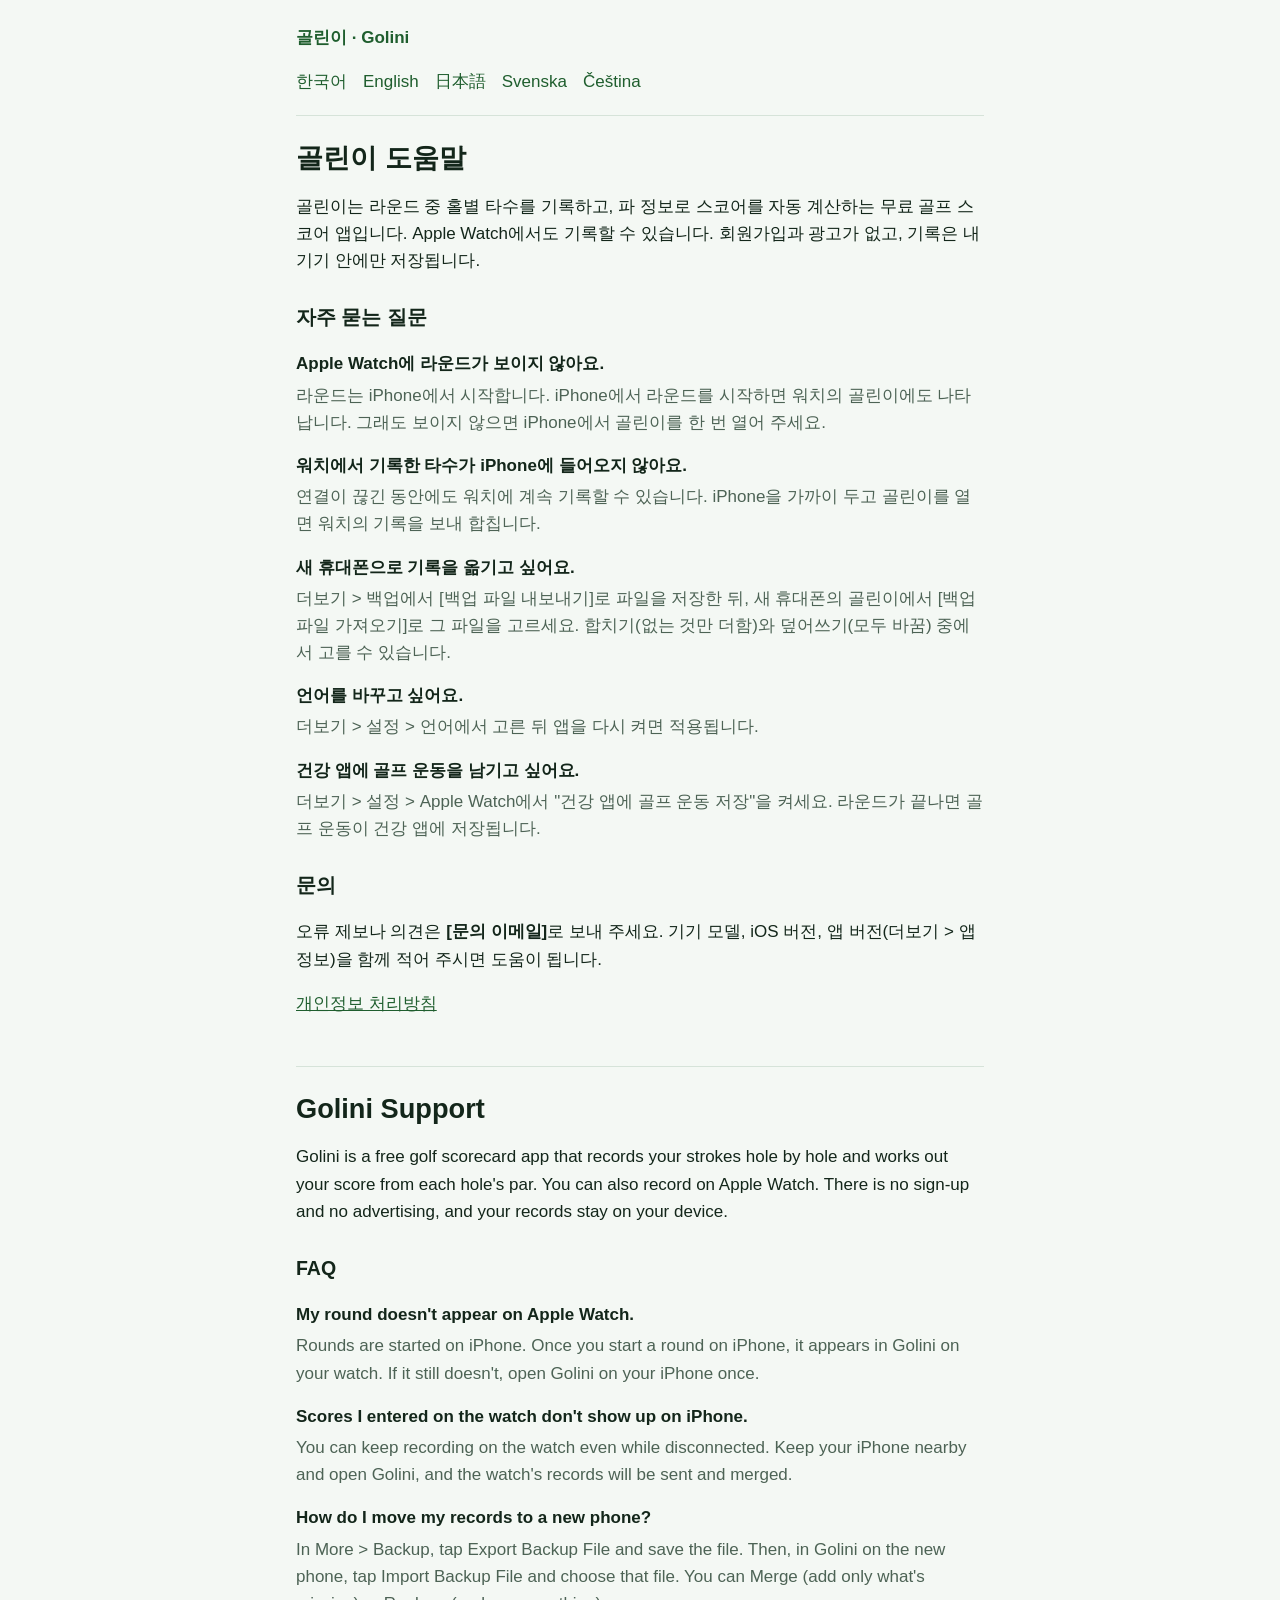
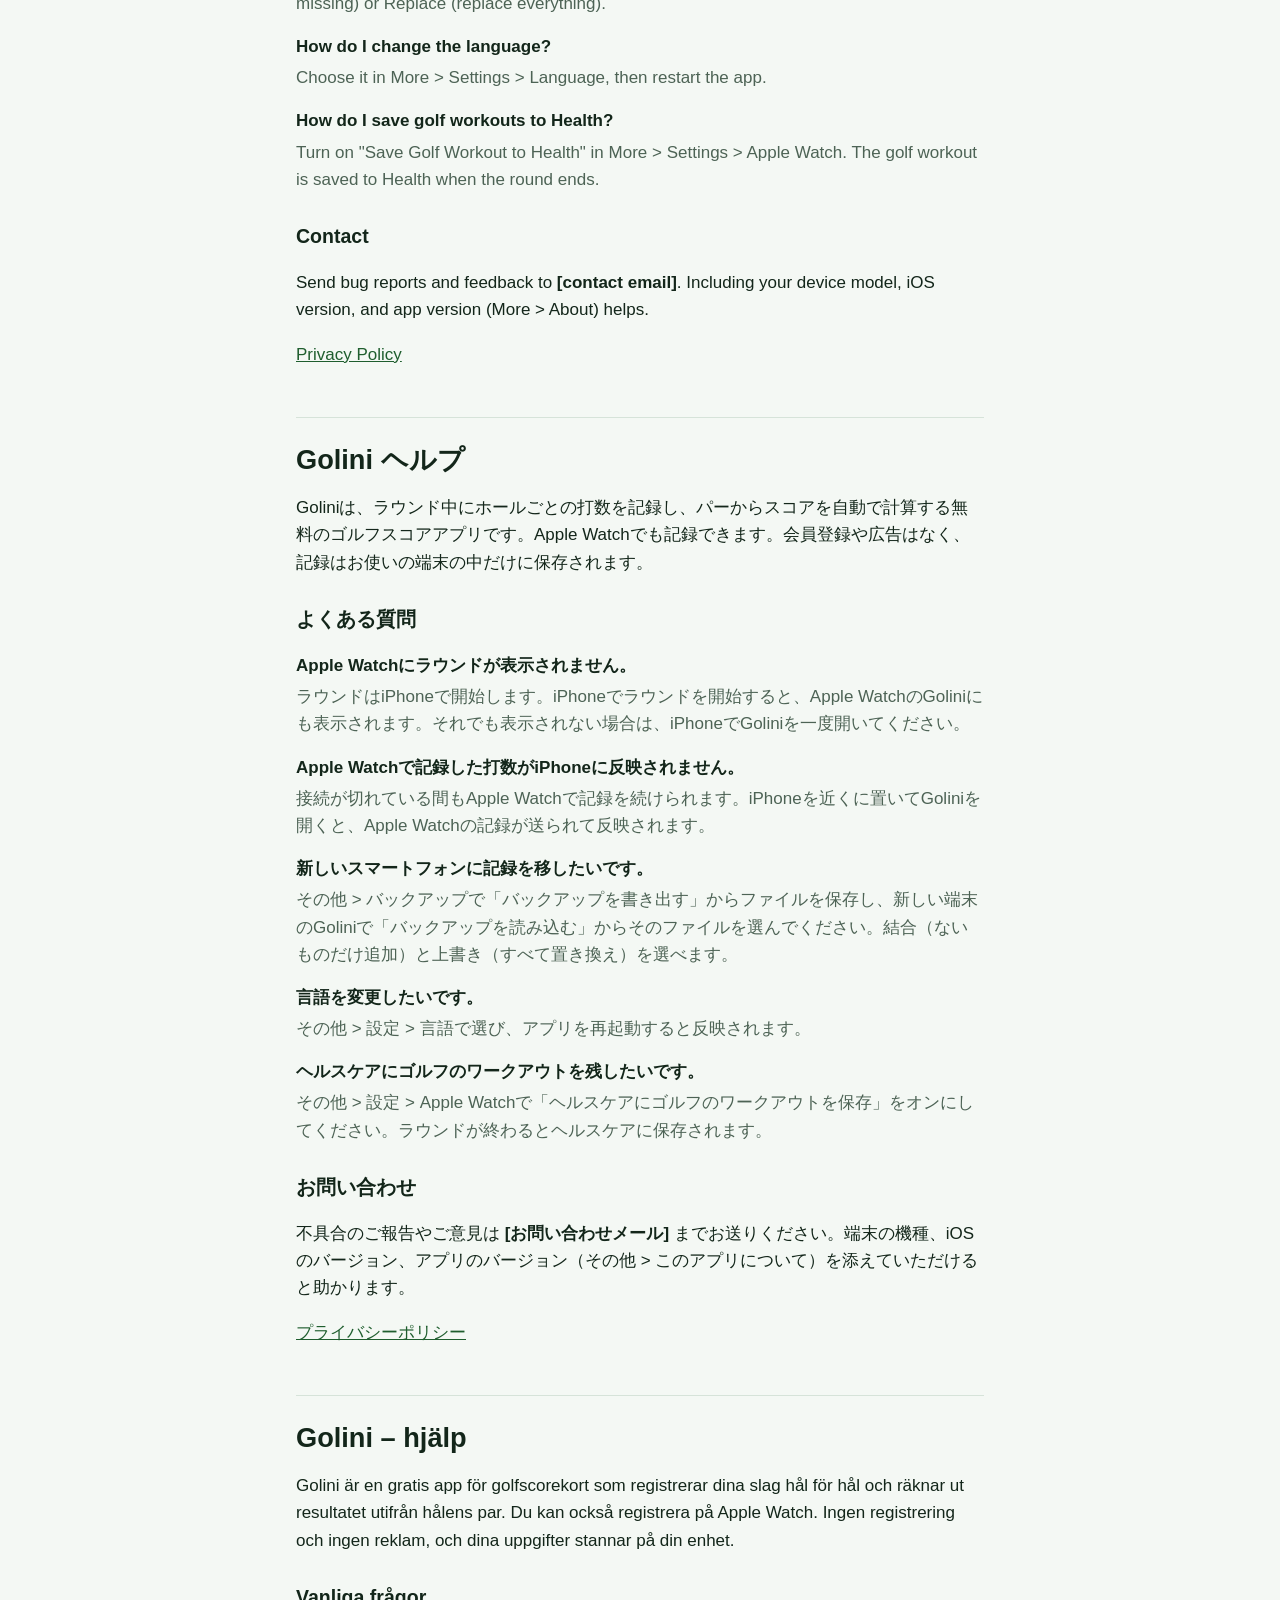
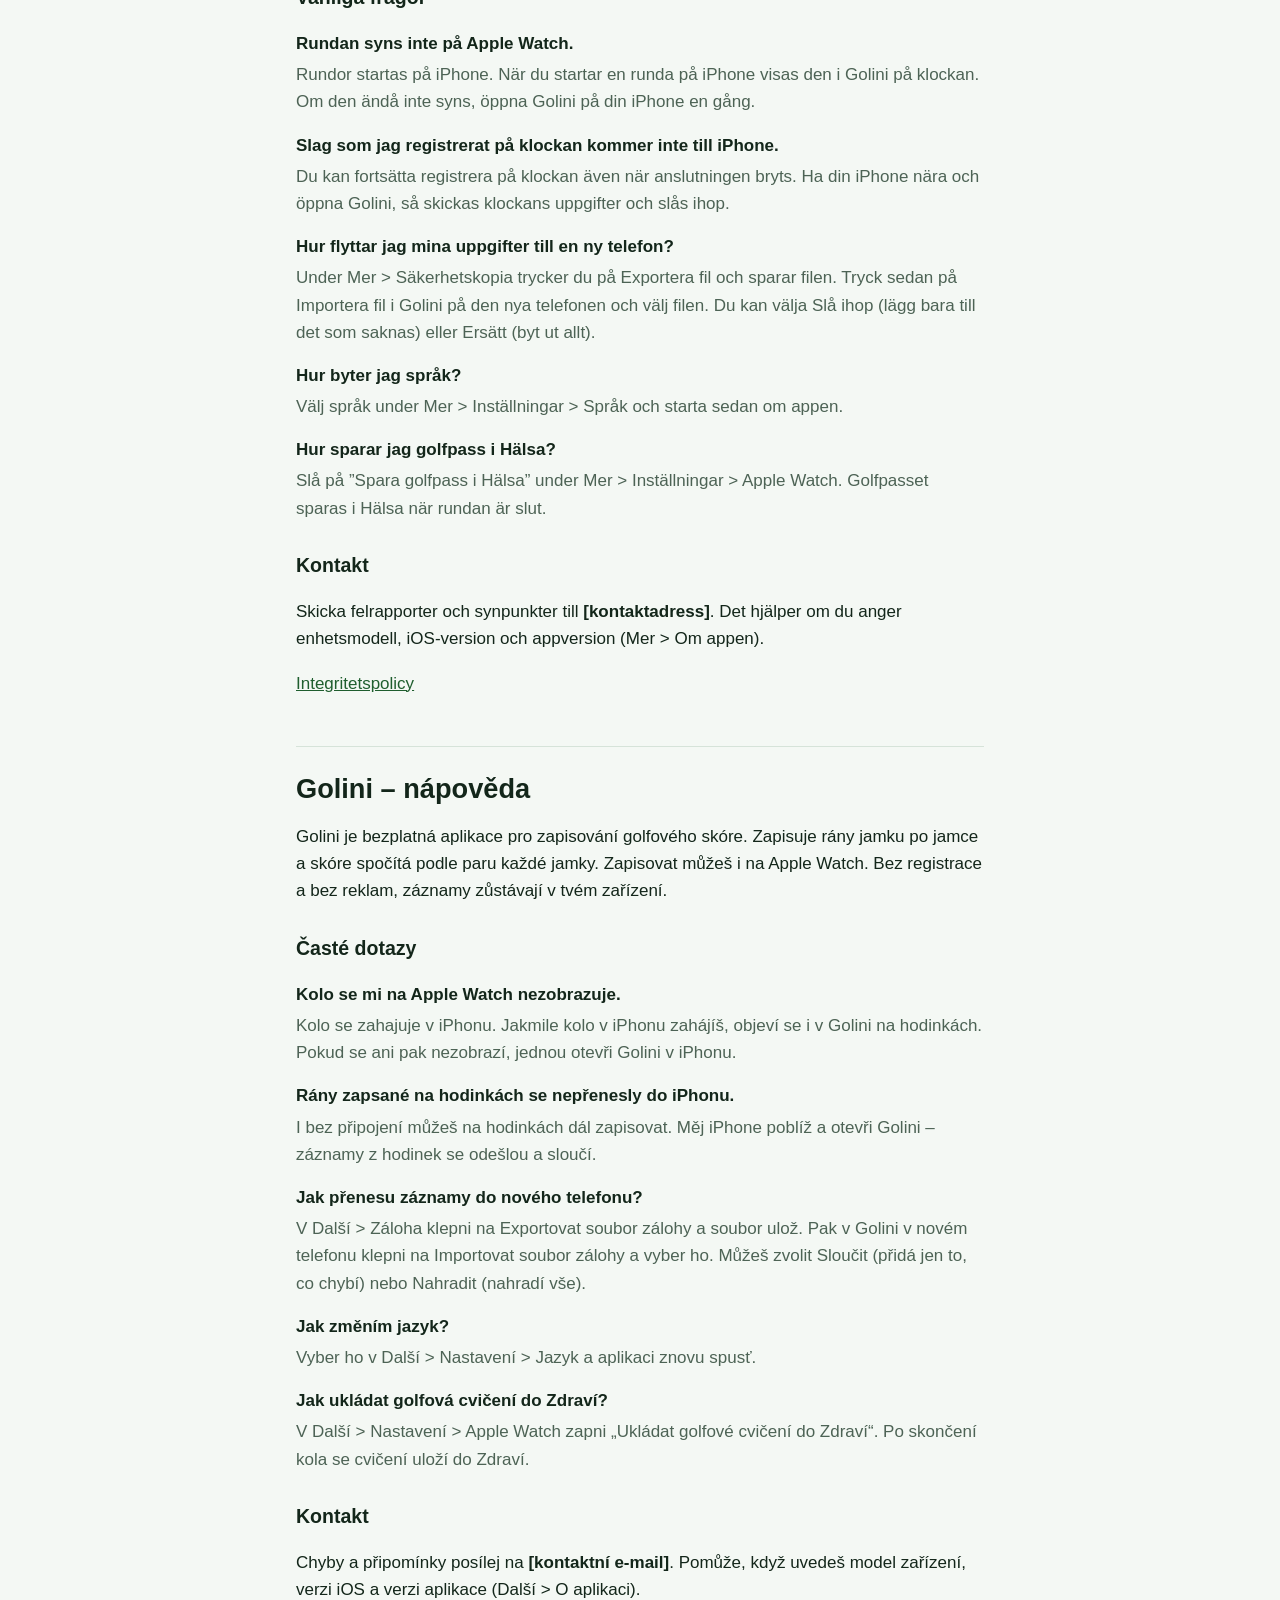
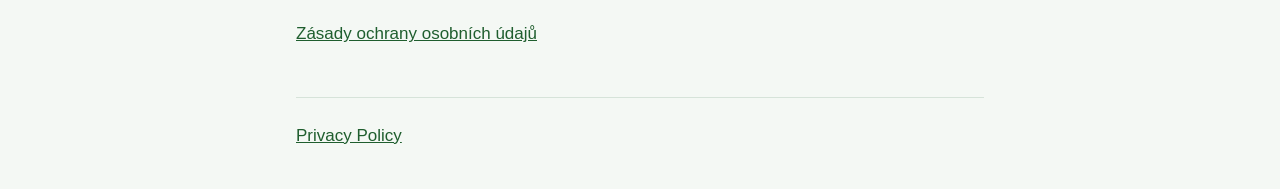
<file: index.html>
<!doctype html>
<html lang="ko">
<head>
<meta charset="utf-8">
<meta name="viewport" content="width=device-width, initial-scale=1">
<title>골린이 도움말 · Golini Support</title>
<link rel="stylesheet" href="style.css">
</head>
<body>
<header>
  <p class="app">골린이 · Golini</p>
  <nav aria-label="Language">
    <a href="#ko" lang="ko">한국어</a>
    <a href="#en" lang="en">English</a>
    <a href="#ja" lang="ja">日本語</a>
    <a href="#sv" lang="sv">Svenska</a>
    <a href="#cs" lang="cs">Čeština</a>
  </nav>
</header>
<main>

<section id="ko" lang="ko">
  <h1>골린이 도움말</h1>
  <p>골린이는 라운드 중 홀별 타수를 기록하고, 파 정보로 스코어를 자동 계산하는 무료 골프 스코어 앱입니다. Apple Watch에서도 기록할 수 있습니다. 회원가입과 광고가 없고, 기록은 내 기기 안에만 저장됩니다.</p>

  <h2>자주 묻는 질문</h2>
  <dl>
    <dt>Apple Watch에 라운드가 보이지 않아요.</dt>
    <dd>라운드는 iPhone에서 시작합니다. iPhone에서 라운드를 시작하면 워치의 골린이에도 나타납니다. 그래도 보이지 않으면 iPhone에서 골린이를 한 번 열어 주세요.</dd>
    <dt>워치에서 기록한 타수가 iPhone에 들어오지 않아요.</dt>
    <dd>연결이 끊긴 동안에도 워치에 계속 기록할 수 있습니다. iPhone을 가까이 두고 골린이를 열면 워치의 기록을 보내 합칩니다.</dd>
    <dt>새 휴대폰으로 기록을 옮기고 싶어요.</dt>
    <dd>더보기 &gt; 백업에서 [백업 파일 내보내기]로 파일을 저장한 뒤, 새 휴대폰의 골린이에서 [백업 파일 가져오기]로 그 파일을 고르세요. 합치기(없는 것만 더함)와 덮어쓰기(모두 바꿈) 중에서 고를 수 있습니다.</dd>
    <dt>언어를 바꾸고 싶어요.</dt>
    <dd>더보기 &gt; 설정 &gt; 언어에서 고른 뒤 앱을 다시 켜면 적용됩니다.</dd>
    <dt>건강 앱에 골프 운동을 남기고 싶어요.</dt>
    <dd>더보기 &gt; 설정 &gt; Apple Watch에서 "건강 앱에 골프 운동 저장"을 켜세요. 라운드가 끝나면 골프 운동이 건강 앱에 저장됩니다.</dd>
  </dl>

  <h2>문의</h2>
  <p>오류 제보나 의견은 <span class="email">[문의 이메일]</span>로 보내 주세요. 기기 모델, iOS 버전, 앱 버전(더보기 &gt; 앱 정보)을 함께 적어 주시면 도움이 됩니다.</p>
  <p><a href="privacy.html#ko">개인정보 처리방침</a></p>
</section>

<section id="en" lang="en">
  <h1>Golini Support</h1>
  <p>Golini is a free golf scorecard app that records your strokes hole by hole and works out your score from each hole's par. You can also record on Apple Watch. There is no sign-up and no advertising, and your records stay on your device.</p>

  <h2>FAQ</h2>
  <dl>
    <dt>My round doesn't appear on Apple Watch.</dt>
    <dd>Rounds are started on iPhone. Once you start a round on iPhone, it appears in Golini on your watch. If it still doesn't, open Golini on your iPhone once.</dd>
    <dt>Scores I entered on the watch don't show up on iPhone.</dt>
    <dd>You can keep recording on the watch even while disconnected. Keep your iPhone nearby and open Golini, and the watch's records will be sent and merged.</dd>
    <dt>How do I move my records to a new phone?</dt>
    <dd>In More &gt; Backup, tap Export Backup File and save the file. Then, in Golini on the new phone, tap Import Backup File and choose that file. You can Merge (add only what's missing) or Replace (replace everything).</dd>
    <dt>How do I change the language?</dt>
    <dd>Choose it in More &gt; Settings &gt; Language, then restart the app.</dd>
    <dt>How do I save golf workouts to Health?</dt>
    <dd>Turn on "Save Golf Workout to Health" in More &gt; Settings &gt; Apple Watch. The golf workout is saved to Health when the round ends.</dd>
  </dl>

  <h2>Contact</h2>
  <p>Send bug reports and feedback to <span class="email">[contact email]</span>. Including your device model, iOS version, and app version (More &gt; About) helps.</p>
  <p><a href="privacy.html#en">Privacy Policy</a></p>
</section>

<section id="ja" lang="ja">
  <h1>Golini ヘルプ</h1>
  <p>Goliniは、ラウンド中にホールごとの打数を記録し、パーからスコアを自動で計算する無料のゴルフスコアアプリです。Apple Watchでも記録できます。会員登録や広告はなく、記録はお使いの端末の中だけに保存されます。</p>

  <h2>よくある質問</h2>
  <dl>
    <dt>Apple Watchにラウンドが表示されません。</dt>
    <dd>ラウンドはiPhoneで開始します。iPhoneでラウンドを開始すると、Apple WatchのGoliniにも表示されます。それでも表示されない場合は、iPhoneでGoliniを一度開いてください。</dd>
    <dt>Apple Watchで記録した打数がiPhoneに反映されません。</dt>
    <dd>接続が切れている間もApple Watchで記録を続けられます。iPhoneを近くに置いてGoliniを開くと、Apple Watchの記録が送られて反映されます。</dd>
    <dt>新しいスマートフォンに記録を移したいです。</dt>
    <dd>その他 &gt; バックアップで「バックアップを書き出す」からファイルを保存し、新しい端末のGoliniで「バックアップを読み込む」からそのファイルを選んでください。結合（ないものだけ追加）と上書き（すべて置き換え）を選べます。</dd>
    <dt>言語を変更したいです。</dt>
    <dd>その他 &gt; 設定 &gt; 言語で選び、アプリを再起動すると反映されます。</dd>
    <dt>ヘルスケアにゴルフのワークアウトを残したいです。</dt>
    <dd>その他 &gt; 設定 &gt; Apple Watchで「ヘルスケアにゴルフのワークアウトを保存」をオンにしてください。ラウンドが終わるとヘルスケアに保存されます。</dd>
  </dl>

  <h2>お問い合わせ</h2>
  <p>不具合のご報告やご意見は <span class="email">[お問い合わせメール]</span> までお送りください。端末の機種、iOSのバージョン、アプリのバージョン（その他 &gt; このアプリについて）を添えていただけると助かります。</p>
  <p><a href="privacy.html#ja">プライバシーポリシー</a></p>
</section>

<section id="sv" lang="sv">
  <h1>Golini – hjälp</h1>
  <p>Golini är en gratis app för golfscorekort som registrerar dina slag hål för hål och räknar ut resultatet utifrån hålens par. Du kan också registrera på Apple Watch. Ingen registrering och ingen reklam, och dina uppgifter stannar på din enhet.</p>

  <h2>Vanliga frågor</h2>
  <dl>
    <dt>Rundan syns inte på Apple Watch.</dt>
    <dd>Rundor startas på iPhone. När du startar en runda på iPhone visas den i Golini på klockan. Om den ändå inte syns, öppna Golini på din iPhone en gång.</dd>
    <dt>Slag som jag registrerat på klockan kommer inte till iPhone.</dt>
    <dd>Du kan fortsätta registrera på klockan även när anslutningen bryts. Ha din iPhone nära och öppna Golini, så skickas klockans uppgifter och slås ihop.</dd>
    <dt>Hur flyttar jag mina uppgifter till en ny telefon?</dt>
    <dd>Under Mer &gt; Säkerhetskopia trycker du på Exportera fil och sparar filen. Tryck sedan på Importera fil i Golini på den nya telefonen och välj filen. Du kan välja Slå ihop (lägg bara till det som saknas) eller Ersätt (byt ut allt).</dd>
    <dt>Hur byter jag språk?</dt>
    <dd>Välj språk under Mer &gt; Inställningar &gt; Språk och starta sedan om appen.</dd>
    <dt>Hur sparar jag golfpass i Hälsa?</dt>
    <dd>Slå på ”Spara golfpass i Hälsa” under Mer &gt; Inställningar &gt; Apple Watch. Golfpasset sparas i Hälsa när rundan är slut.</dd>
  </dl>

  <h2>Kontakt</h2>
  <p>Skicka felrapporter och synpunkter till <span class="email">[kontaktadress]</span>. Det hjälper om du anger enhetsmodell, iOS-version och appversion (Mer &gt; Om appen).</p>
  <p><a href="privacy.html#sv">Integritetspolicy</a></p>
</section>

<section id="cs" lang="cs">
  <h1>Golini – nápověda</h1>
  <p>Golini je bezplatná aplikace pro zapisování golfového skóre. Zapisuje rány jamku po jamce a skóre spočítá podle paru každé jamky. Zapisovat můžeš i na Apple Watch. Bez registrace a bez reklam, záznamy zůstávají v tvém zařízení.</p>

  <h2>Časté dotazy</h2>
  <dl>
    <dt>Kolo se mi na Apple Watch nezobrazuje.</dt>
    <dd>Kolo se zahajuje v iPhonu. Jakmile kolo v iPhonu zahájíš, objeví se i v Golini na hodinkách. Pokud se ani pak nezobrazí, jednou otevři Golini v iPhonu.</dd>
    <dt>Rány zapsané na hodinkách se nepřenesly do iPhonu.</dt>
    <dd>I bez připojení můžeš na hodinkách dál zapisovat. Měj iPhone poblíž a otevři Golini – záznamy z hodinek se odešlou a sloučí.</dd>
    <dt>Jak přenesu záznamy do nového telefonu?</dt>
    <dd>V Další &gt; Záloha klepni na Exportovat soubor zálohy a soubor ulož. Pak v Golini v novém telefonu klepni na Importovat soubor zálohy a vyber ho. Můžeš zvolit Sloučit (přidá jen to, co chybí) nebo Nahradit (nahradí vše).</dd>
    <dt>Jak změním jazyk?</dt>
    <dd>Vyber ho v Další &gt; Nastavení &gt; Jazyk a aplikaci znovu spusť.</dd>
    <dt>Jak ukládat golfová cvičení do Zdraví?</dt>
    <dd>V Další &gt; Nastavení &gt; Apple Watch zapni „Ukládat golfové cvičení do Zdraví“. Po skončení kola se cvičení uloží do Zdraví.</dd>
  </dl>

  <h2>Kontakt</h2>
  <p>Chyby a připomínky posílej na <span class="email">[kontaktní e-mail]</span>. Pomůže, když uvedeš model zařízení, verzi iOS a verzi aplikace (Další &gt; O aplikaci).</p>
  <p><a href="privacy.html#cs">Zásady ochrany osobních údajů</a></p>
</section>

</main>
<footer><a href="privacy.html">Privacy Policy</a></footer>
</body>
</html>
</file>
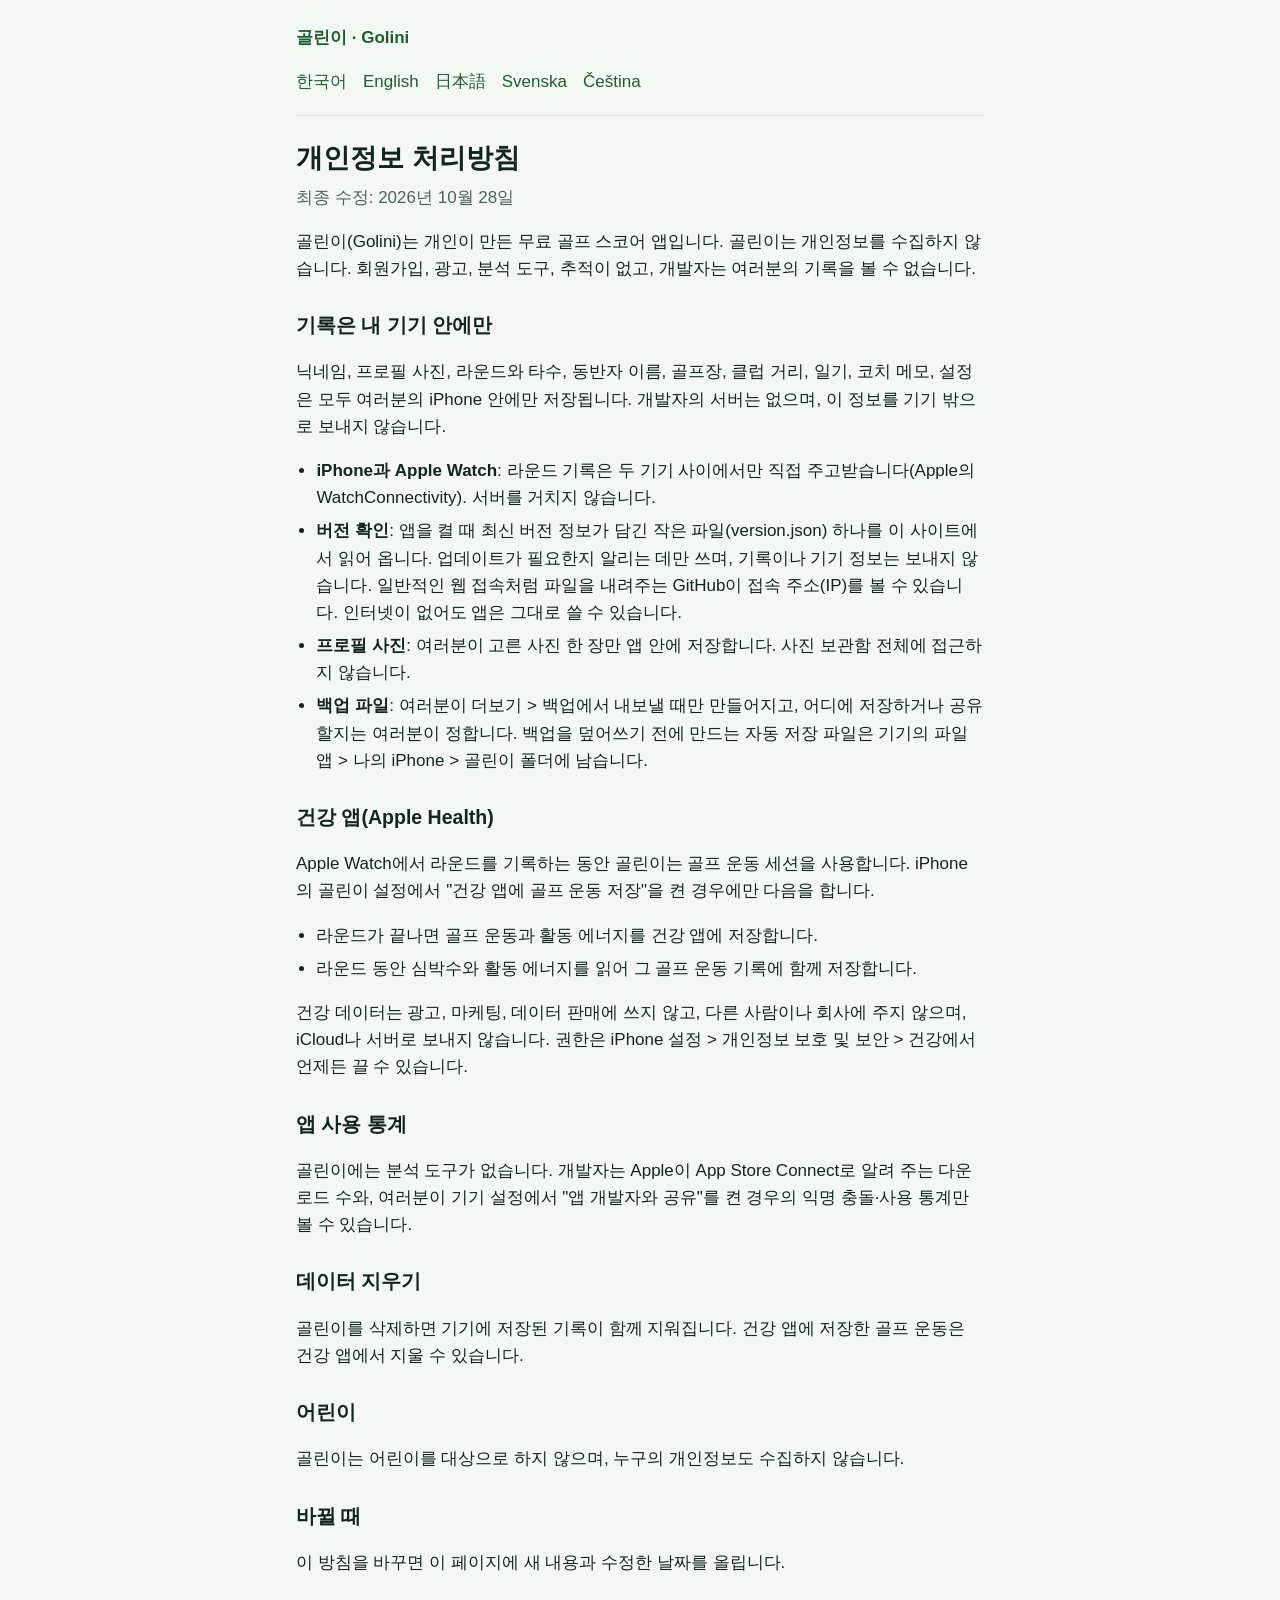
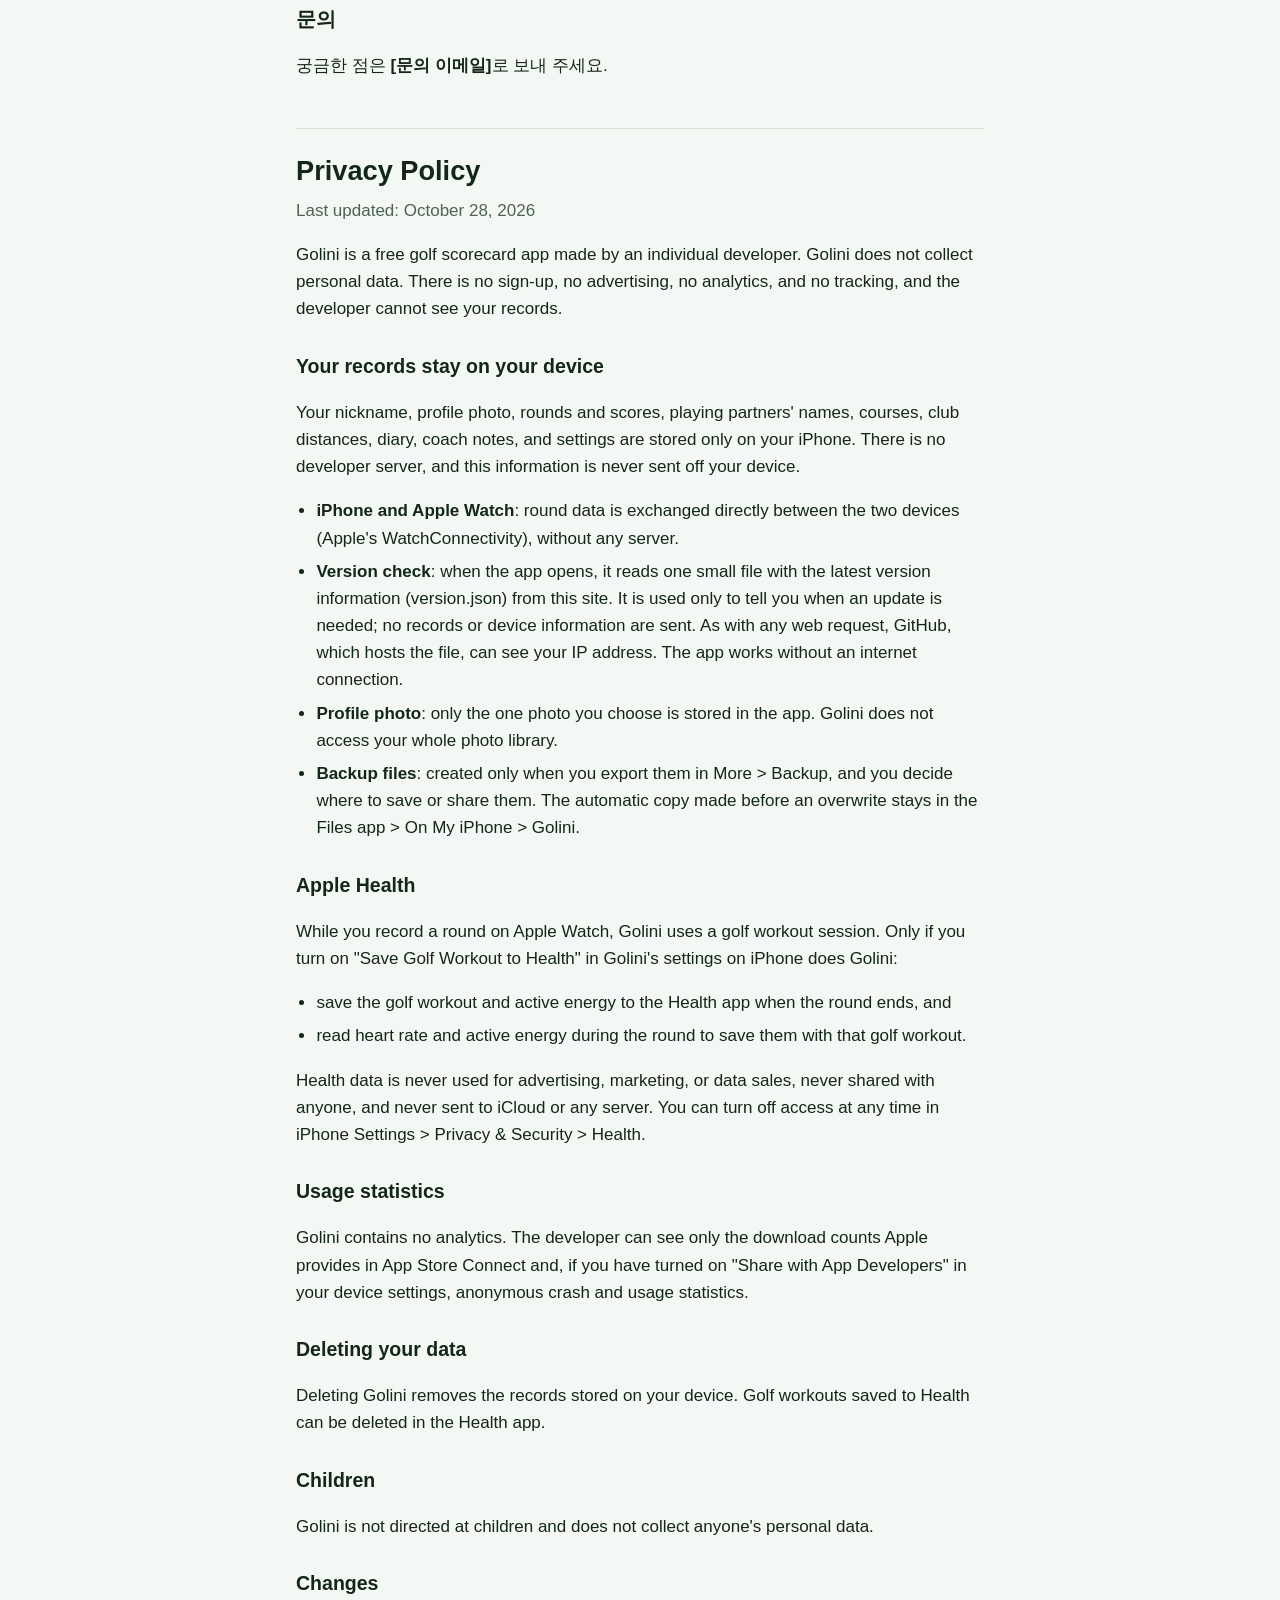
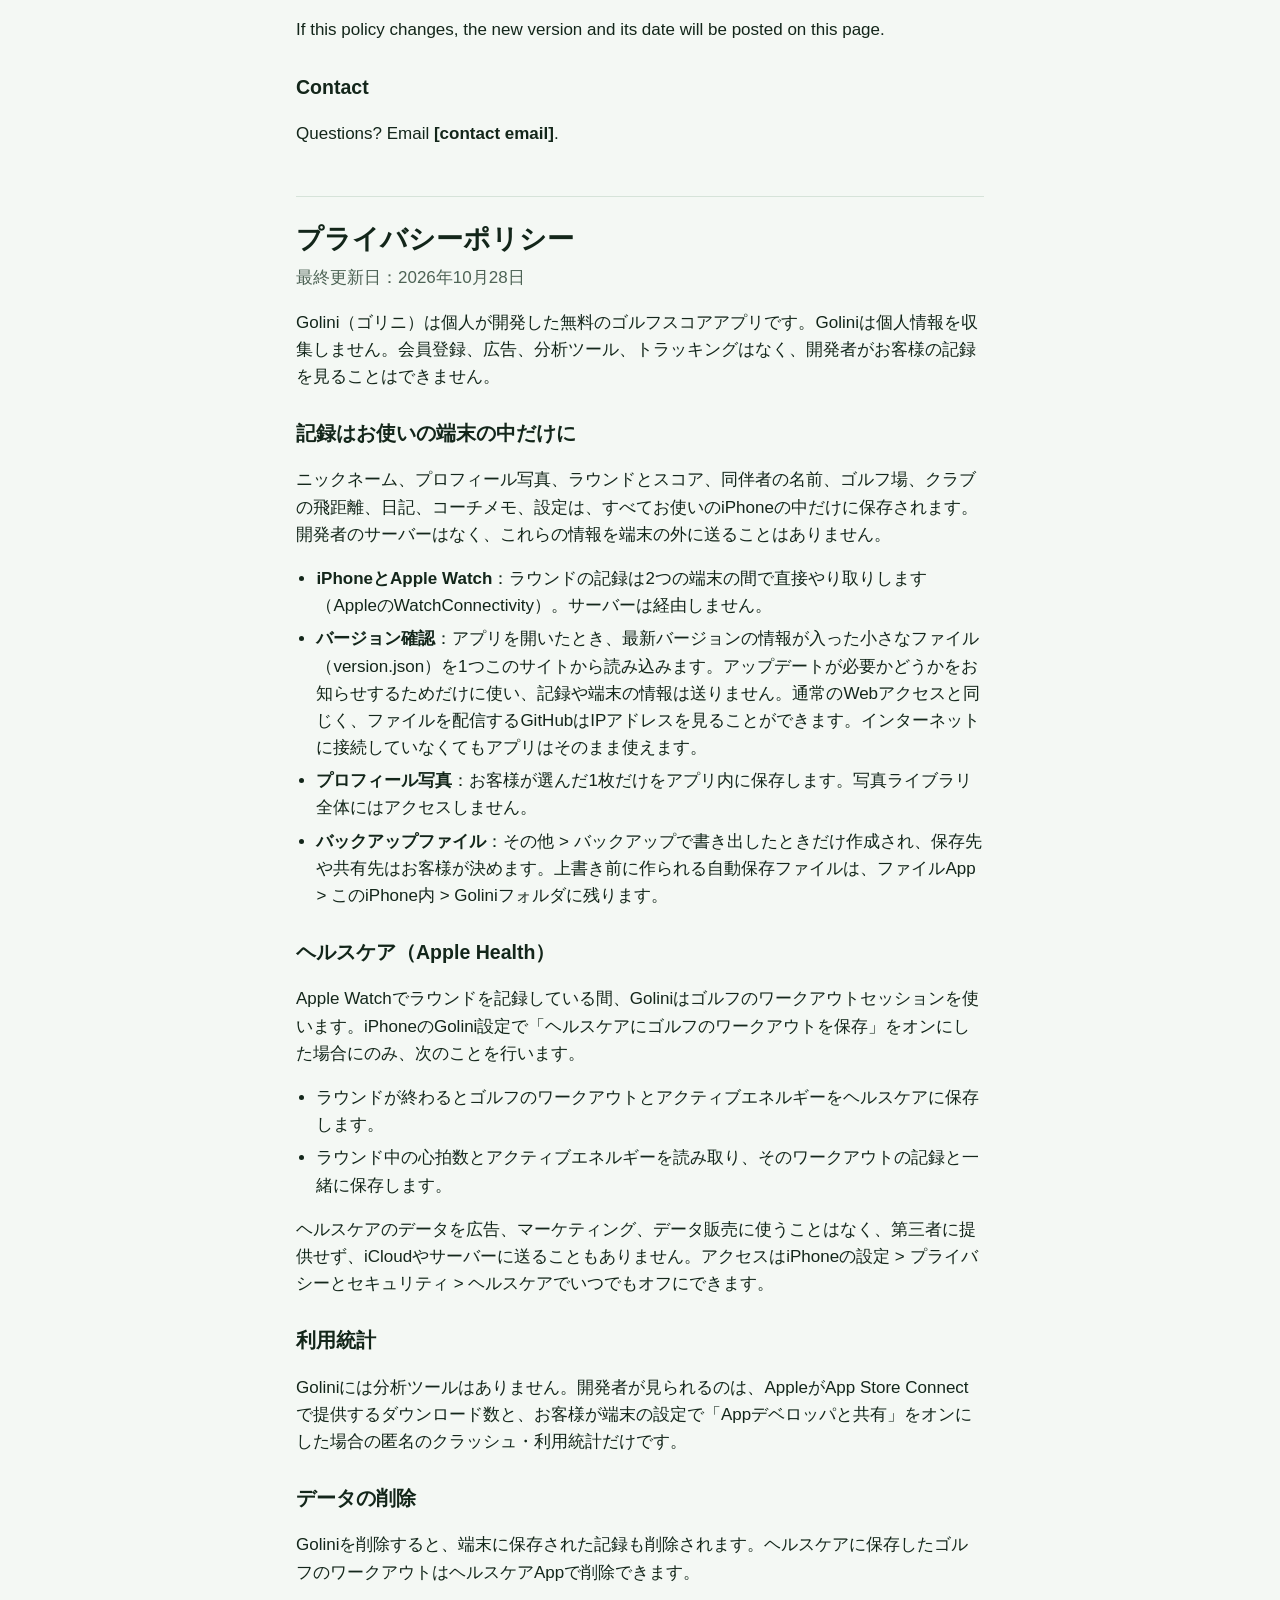
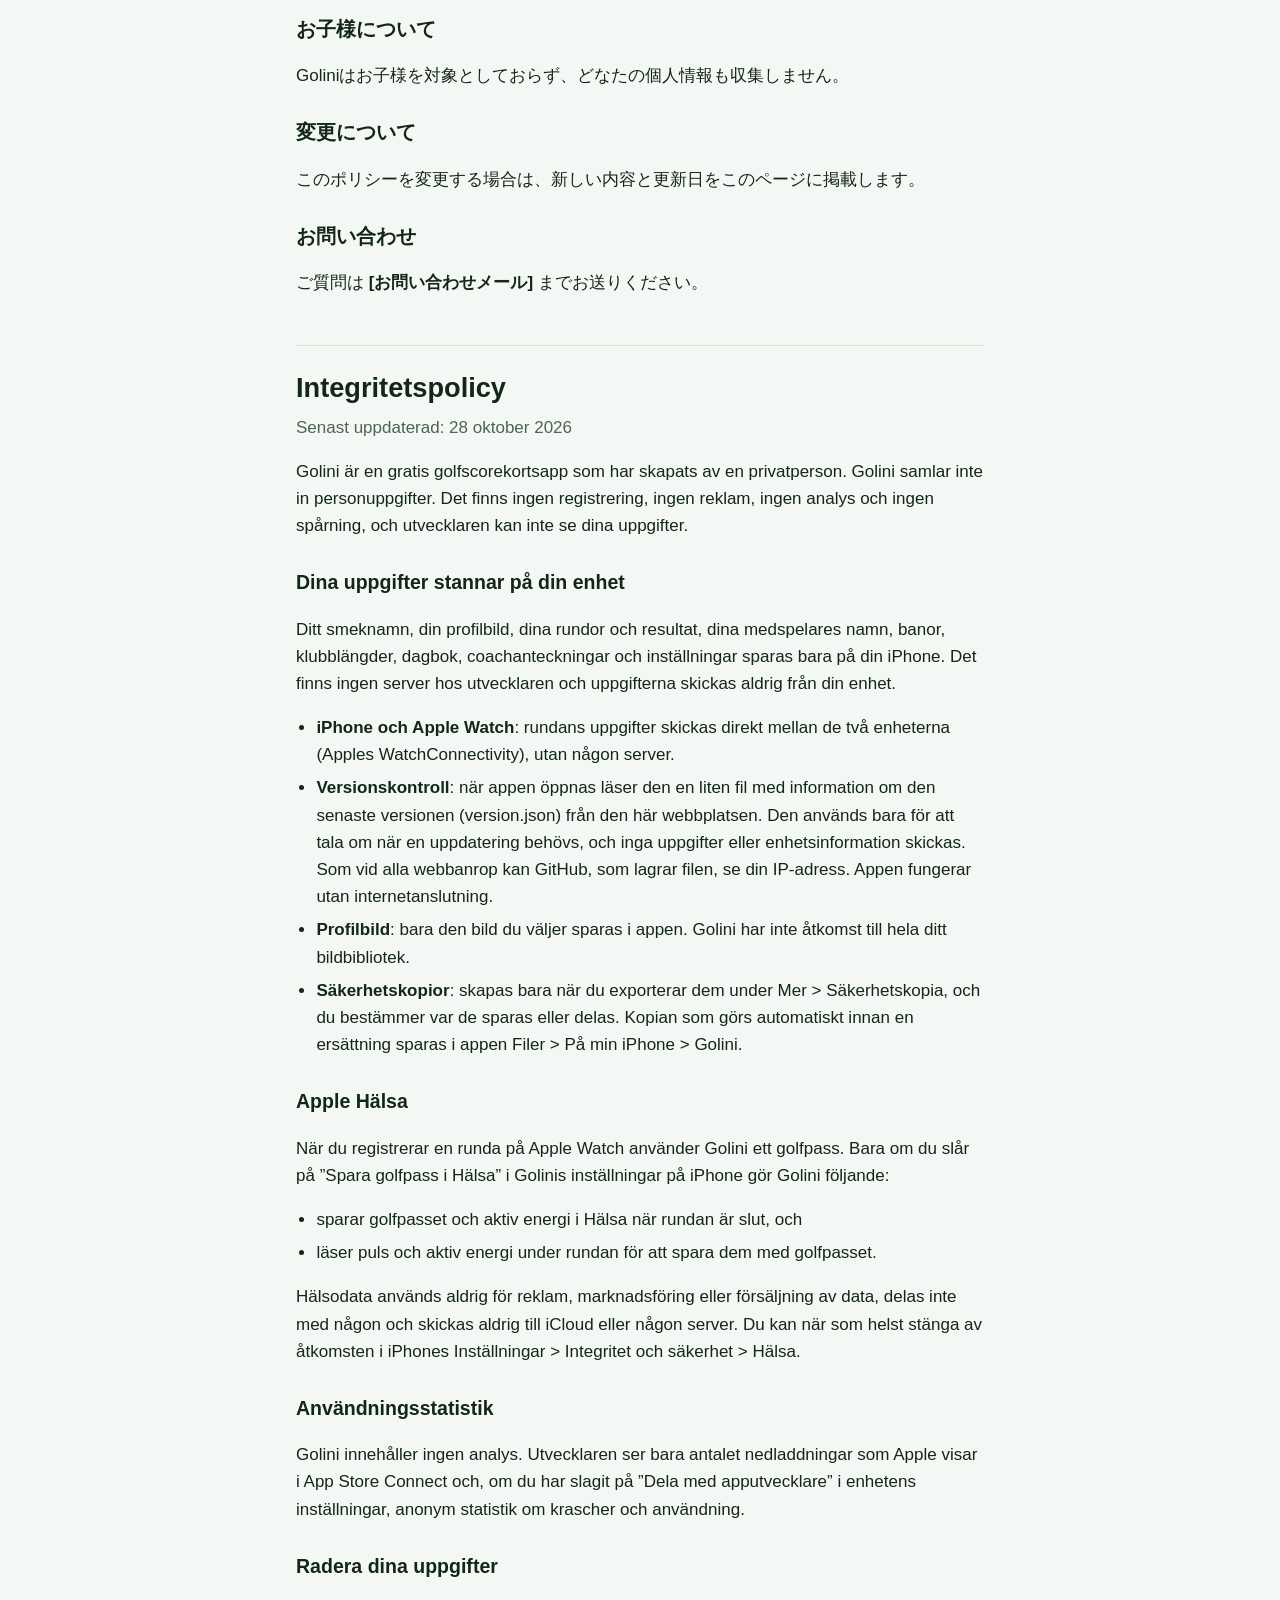
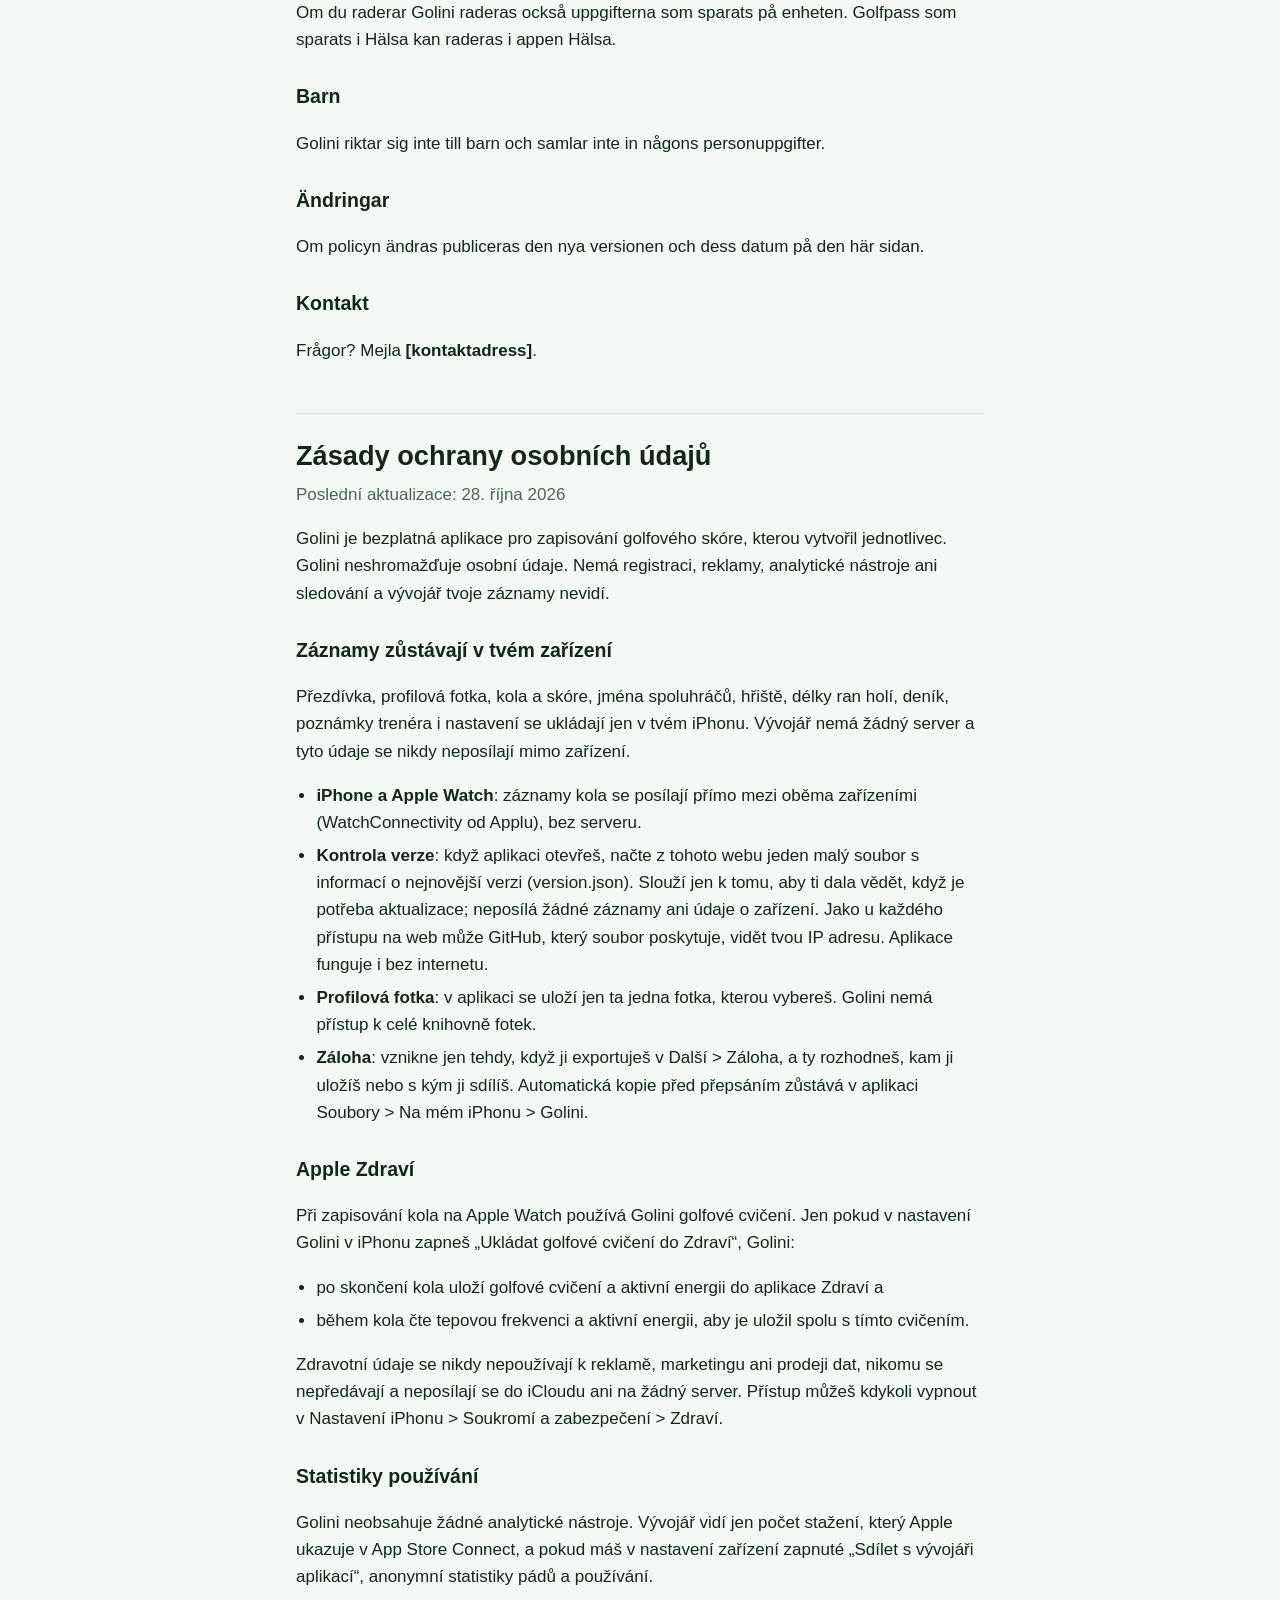
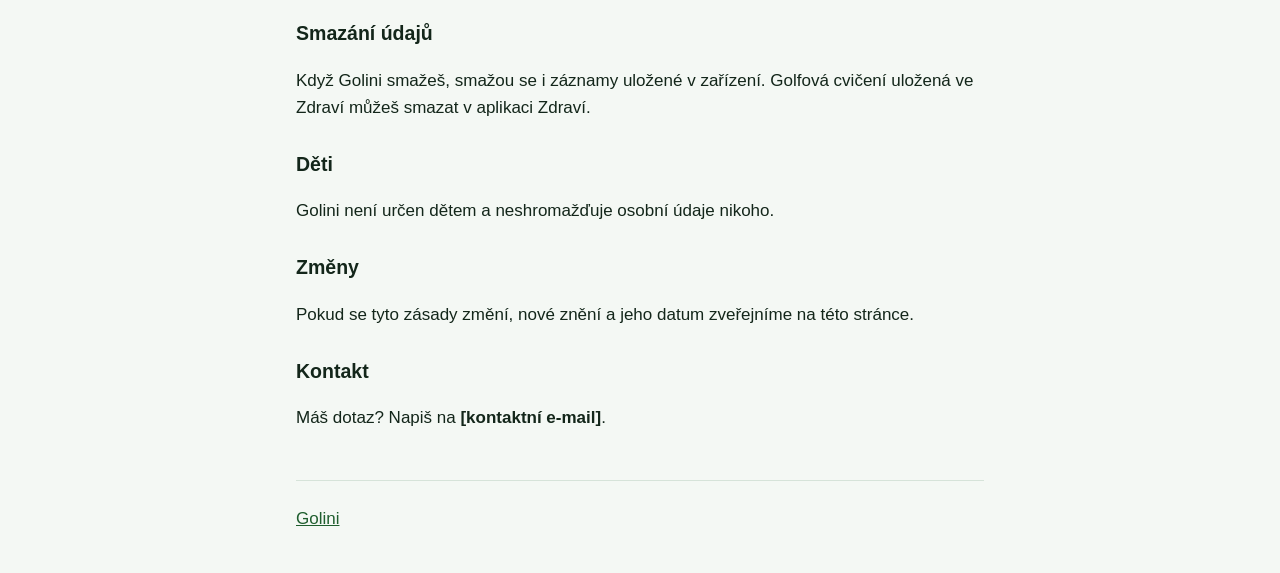
<file: privacy.html>
<!doctype html>
<html lang="ko">
<head>
<meta charset="utf-8">
<meta name="viewport" content="width=device-width, initial-scale=1">
<title>골린이 개인정보 처리방침 · Golini Privacy Policy</title>
<link rel="stylesheet" href="style.css">
</head>
<body>
<header>
  <p class="app">골린이 · Golini</p>
  <nav aria-label="Language">
    <a href="#ko" lang="ko">한국어</a>
    <a href="#en" lang="en">English</a>
    <a href="#ja" lang="ja">日本語</a>
    <a href="#sv" lang="sv">Svenska</a>
    <a href="#cs" lang="cs">Čeština</a>
  </nav>
</header>
<main>

<section id="ko" lang="ko">
  <h1>개인정보 처리방침</h1>
  <p class="updated">최종 수정: 2026년 10월 28일</p>
  <p>골린이(Golini)는 개인이 만든 무료 골프 스코어 앱입니다. 골린이는 개인정보를 수집하지 않습니다. 회원가입, 광고, 분석 도구, 추적이 없고, 개발자는 여러분의 기록을 볼 수 없습니다.</p>

  <h2>기록은 내 기기 안에만</h2>
  <p>닉네임, 프로필 사진, 라운드와 타수, 동반자 이름, 골프장, 클럽 거리, 일기, 코치 메모, 설정은 모두 여러분의 iPhone 안에만 저장됩니다. 개발자의 서버는 없으며, 이 정보를 기기 밖으로 보내지 않습니다.</p>
  <ul>
    <li><strong>iPhone과 Apple Watch</strong>: 라운드 기록은 두 기기 사이에서만 직접 주고받습니다(Apple의 WatchConnectivity). 서버를 거치지 않습니다.</li>
    <li><strong>버전 확인</strong>: 앱을 켤 때 최신 버전 정보가 담긴 작은 파일(version.json) 하나를 이 사이트에서 읽어 옵니다. 업데이트가 필요한지 알리는 데만 쓰며, 기록이나 기기 정보는 보내지 않습니다. 일반적인 웹 접속처럼 파일을 내려주는 GitHub이 접속 주소(IP)를 볼 수 있습니다. 인터넷이 없어도 앱은 그대로 쓸 수 있습니다.</li>
    <li><strong>프로필 사진</strong>: 여러분이 고른 사진 한 장만 앱 안에 저장합니다. 사진 보관함 전체에 접근하지 않습니다.</li>
    <li><strong>백업 파일</strong>: 여러분이 더보기 &gt; 백업에서 내보낼 때만 만들어지고, 어디에 저장하거나 공유할지는 여러분이 정합니다. 백업을 덮어쓰기 전에 만드는 자동 저장 파일은 기기의 파일 앱 &gt; 나의 iPhone &gt; 골린이 폴더에 남습니다.</li>
  </ul>

  <h2>건강 앱(Apple Health)</h2>
  <p>Apple Watch에서 라운드를 기록하는 동안 골린이는 골프 운동 세션을 사용합니다. iPhone의 골린이 설정에서 "건강 앱에 골프 운동 저장"을 켠 경우에만 다음을 합니다.</p>
  <ul>
    <li>라운드가 끝나면 골프 운동과 활동 에너지를 건강 앱에 저장합니다.</li>
    <li>라운드 동안 심박수와 활동 에너지를 읽어 그 골프 운동 기록에 함께 저장합니다.</li>
  </ul>
  <p>건강 데이터는 광고, 마케팅, 데이터 판매에 쓰지 않고, 다른 사람이나 회사에 주지 않으며, iCloud나 서버로 보내지 않습니다. 권한은 iPhone 설정 &gt; 개인정보 보호 및 보안 &gt; 건강에서 언제든 끌 수 있습니다.</p>

  <h2>앱 사용 통계</h2>
  <p>골린이에는 분석 도구가 없습니다. 개발자는 Apple이 App Store Connect로 알려 주는 다운로드 수와, 여러분이 기기 설정에서 "앱 개발자와 공유"를 켠 경우의 익명 충돌·사용 통계만 볼 수 있습니다.</p>

  <h2>데이터 지우기</h2>
  <p>골린이를 삭제하면 기기에 저장된 기록이 함께 지워집니다. 건강 앱에 저장한 골프 운동은 건강 앱에서 지울 수 있습니다.</p>

  <h2>어린이</h2>
  <p>골린이는 어린이를 대상으로 하지 않으며, 누구의 개인정보도 수집하지 않습니다.</p>

  <h2>바뀔 때</h2>
  <p>이 방침을 바꾸면 이 페이지에 새 내용과 수정한 날짜를 올립니다.</p>

  <h2>문의</h2>
  <p>궁금한 점은 <span class="email">[문의 이메일]</span>로 보내 주세요.</p>
</section>

<section id="en" lang="en">
  <h1>Privacy Policy</h1>
  <p class="updated">Last updated: October 28, 2026</p>
  <p>Golini is a free golf scorecard app made by an individual developer. Golini does not collect personal data. There is no sign-up, no advertising, no analytics, and no tracking, and the developer cannot see your records.</p>

  <h2>Your records stay on your device</h2>
  <p>Your nickname, profile photo, rounds and scores, playing partners' names, courses, club distances, diary, coach notes, and settings are stored only on your iPhone. There is no developer server, and this information is never sent off your device.</p>
  <ul>
    <li><strong>iPhone and Apple Watch</strong>: round data is exchanged directly between the two devices (Apple's WatchConnectivity), without any server.</li>
    <li><strong>Version check</strong>: when the app opens, it reads one small file with the latest version information (version.json) from this site. It is used only to tell you when an update is needed; no records or device information are sent. As with any web request, GitHub, which hosts the file, can see your IP address. The app works without an internet connection.</li>
    <li><strong>Profile photo</strong>: only the one photo you choose is stored in the app. Golini does not access your whole photo library.</li>
    <li><strong>Backup files</strong>: created only when you export them in More &gt; Backup, and you decide where to save or share them. The automatic copy made before an overwrite stays in the Files app &gt; On My iPhone &gt; Golini.</li>
  </ul>

  <h2>Apple Health</h2>
  <p>While you record a round on Apple Watch, Golini uses a golf workout session. Only if you turn on "Save Golf Workout to Health" in Golini's settings on iPhone does Golini:</p>
  <ul>
    <li>save the golf workout and active energy to the Health app when the round ends, and</li>
    <li>read heart rate and active energy during the round to save them with that golf workout.</li>
  </ul>
  <p>Health data is never used for advertising, marketing, or data sales, never shared with anyone, and never sent to iCloud or any server. You can turn off access at any time in iPhone Settings &gt; Privacy &amp; Security &gt; Health.</p>

  <h2>Usage statistics</h2>
  <p>Golini contains no analytics. The developer can see only the download counts Apple provides in App Store Connect and, if you have turned on "Share with App Developers" in your device settings, anonymous crash and usage statistics.</p>

  <h2>Deleting your data</h2>
  <p>Deleting Golini removes the records stored on your device. Golf workouts saved to Health can be deleted in the Health app.</p>

  <h2>Children</h2>
  <p>Golini is not directed at children and does not collect anyone's personal data.</p>

  <h2>Changes</h2>
  <p>If this policy changes, the new version and its date will be posted on this page.</p>

  <h2>Contact</h2>
  <p>Questions? Email <span class="email">[contact email]</span>.</p>
</section>

<section id="ja" lang="ja">
  <h1>プライバシーポリシー</h1>
  <p class="updated">最終更新日：2026年10月28日</p>
  <p>Golini（ゴリニ）は個人が開発した無料のゴルフスコアアプリです。Goliniは個人情報を収集しません。会員登録、広告、分析ツール、トラッキングはなく、開発者がお客様の記録を見ることはできません。</p>

  <h2>記録はお使いの端末の中だけに</h2>
  <p>ニックネーム、プロフィール写真、ラウンドとスコア、同伴者の名前、ゴルフ場、クラブの飛距離、日記、コーチメモ、設定は、すべてお使いのiPhoneの中だけに保存されます。開発者のサーバーはなく、これらの情報を端末の外に送ることはありません。</p>
  <ul>
    <li><strong>iPhoneとApple Watch</strong>：ラウンドの記録は2つの端末の間で直接やり取りします（AppleのWatchConnectivity）。サーバーは経由しません。</li>
    <li><strong>バージョン確認</strong>：アプリを開いたとき、最新バージョンの情報が入った小さなファイル（version.json）を1つこのサイトから読み込みます。アップデートが必要かどうかをお知らせするためだけに使い、記録や端末の情報は送りません。通常のWebアクセスと同じく、ファイルを配信するGitHubはIPアドレスを見ることができます。インターネットに接続していなくてもアプリはそのまま使えます。</li>
    <li><strong>プロフィール写真</strong>：お客様が選んだ1枚だけをアプリ内に保存します。写真ライブラリ全体にはアクセスしません。</li>
    <li><strong>バックアップファイル</strong>：その他 &gt; バックアップで書き出したときだけ作成され、保存先や共有先はお客様が決めます。上書き前に作られる自動保存ファイルは、ファイルApp &gt; このiPhone内 &gt; Goliniフォルダに残ります。</li>
  </ul>

  <h2>ヘルスケア（Apple Health）</h2>
  <p>Apple Watchでラウンドを記録している間、Goliniはゴルフのワークアウトセッションを使います。iPhoneのGolini設定で「ヘルスケアにゴルフのワークアウトを保存」をオンにした場合にのみ、次のことを行います。</p>
  <ul>
    <li>ラウンドが終わるとゴルフのワークアウトとアクティブエネルギーをヘルスケアに保存します。</li>
    <li>ラウンド中の心拍数とアクティブエネルギーを読み取り、そのワークアウトの記録と一緒に保存します。</li>
  </ul>
  <p>ヘルスケアのデータを広告、マーケティング、データ販売に使うことはなく、第三者に提供せず、iCloudやサーバーに送ることもありません。アクセスはiPhoneの設定 &gt; プライバシーとセキュリティ &gt; ヘルスケアでいつでもオフにできます。</p>

  <h2>利用統計</h2>
  <p>Goliniには分析ツールはありません。開発者が見られるのは、AppleがApp Store Connectで提供するダウンロード数と、お客様が端末の設定で「Appデベロッパと共有」をオンにした場合の匿名のクラッシュ・利用統計だけです。</p>

  <h2>データの削除</h2>
  <p>Goliniを削除すると、端末に保存された記録も削除されます。ヘルスケアに保存したゴルフのワークアウトはヘルスケアAppで削除できます。</p>

  <h2>お子様について</h2>
  <p>Goliniはお子様を対象としておらず、どなたの個人情報も収集しません。</p>

  <h2>変更について</h2>
  <p>このポリシーを変更する場合は、新しい内容と更新日をこのページに掲載します。</p>

  <h2>お問い合わせ</h2>
  <p>ご質問は <span class="email">[お問い合わせメール]</span> までお送りください。</p>
</section>

<section id="sv" lang="sv">
  <h1>Integritetspolicy</h1>
  <p class="updated">Senast uppdaterad: 28 oktober 2026</p>
  <p>Golini är en gratis golfscorekortsapp som har skapats av en privatperson. Golini samlar inte in personuppgifter. Det finns ingen registrering, ingen reklam, ingen analys och ingen spårning, och utvecklaren kan inte se dina uppgifter.</p>

  <h2>Dina uppgifter stannar på din enhet</h2>
  <p>Ditt smeknamn, din profilbild, dina rundor och resultat, dina medspelares namn, banor, klubblängder, dagbok, coachanteckningar och inställningar sparas bara på din iPhone. Det finns ingen server hos utvecklaren och uppgifterna skickas aldrig från din enhet.</p>
  <ul>
    <li><strong>iPhone och Apple Watch</strong>: rundans uppgifter skickas direkt mellan de två enheterna (Apples WatchConnectivity), utan någon server.</li>
    <li><strong>Versionskontroll</strong>: när appen öppnas läser den en liten fil med information om den senaste versionen (version.json) från den här webbplatsen. Den används bara för att tala om när en uppdatering behövs, och inga uppgifter eller enhetsinformation skickas. Som vid alla webbanrop kan GitHub, som lagrar filen, se din IP-adress. Appen fungerar utan internetanslutning.</li>
    <li><strong>Profilbild</strong>: bara den bild du väljer sparas i appen. Golini har inte åtkomst till hela ditt bildbibliotek.</li>
    <li><strong>Säkerhetskopior</strong>: skapas bara när du exporterar dem under Mer &gt; Säkerhetskopia, och du bestämmer var de sparas eller delas. Kopian som görs automatiskt innan en ersättning sparas i appen Filer &gt; På min iPhone &gt; Golini.</li>
  </ul>

  <h2>Apple Hälsa</h2>
  <p>När du registrerar en runda på Apple Watch använder Golini ett golfpass. Bara om du slår på ”Spara golfpass i Hälsa” i Golinis inställningar på iPhone gör Golini följande:</p>
  <ul>
    <li>sparar golfpasset och aktiv energi i Hälsa när rundan är slut, och</li>
    <li>läser puls och aktiv energi under rundan för att spara dem med golfpasset.</li>
  </ul>
  <p>Hälsodata används aldrig för reklam, marknadsföring eller försäljning av data, delas inte med någon och skickas aldrig till iCloud eller någon server. Du kan när som helst stänga av åtkomsten i iPhones Inställningar &gt; Integritet och säkerhet &gt; Hälsa.</p>

  <h2>Användningsstatistik</h2>
  <p>Golini innehåller ingen analys. Utvecklaren ser bara antalet nedladdningar som Apple visar i App Store Connect och, om du har slagit på ”Dela med apputvecklare” i enhetens inställningar, anonym statistik om krascher och användning.</p>

  <h2>Radera dina uppgifter</h2>
  <p>Om du raderar Golini raderas också uppgifterna som sparats på enheten. Golfpass som sparats i Hälsa kan raderas i appen Hälsa.</p>

  <h2>Barn</h2>
  <p>Golini riktar sig inte till barn och samlar inte in någons personuppgifter.</p>

  <h2>Ändringar</h2>
  <p>Om policyn ändras publiceras den nya versionen och dess datum på den här sidan.</p>

  <h2>Kontakt</h2>
  <p>Frågor? Mejla <span class="email">[kontaktadress]</span>.</p>
</section>

<section id="cs" lang="cs">
  <h1>Zásady ochrany osobních údajů</h1>
  <p class="updated">Poslední aktualizace: 28. října 2026</p>
  <p>Golini je bezplatná aplikace pro zapisování golfového skóre, kterou vytvořil jednotlivec. Golini neshromažďuje osobní údaje. Nemá registraci, reklamy, analytické nástroje ani sledování a vývojář tvoje záznamy nevidí.</p>

  <h2>Záznamy zůstávají v tvém zařízení</h2>
  <p>Přezdívka, profilová fotka, kola a skóre, jména spoluhráčů, hřiště, délky ran holí, deník, poznámky trenéra i nastavení se ukládají jen v tvém iPhonu. Vývojář nemá žádný server a tyto údaje se nikdy neposílají mimo zařízení.</p>
  <ul>
    <li><strong>iPhone a Apple Watch</strong>: záznamy kola se posílají přímo mezi oběma zařízeními (WatchConnectivity od Applu), bez serveru.</li>
    <li><strong>Kontrola verze</strong>: když aplikaci otevřeš, načte z tohoto webu jeden malý soubor s informací o nejnovější verzi (version.json). Slouží jen k tomu, aby ti dala vědět, když je potřeba aktualizace; neposílá žádné záznamy ani údaje o zařízení. Jako u každého přístupu na web může GitHub, který soubor poskytuje, vidět tvou IP adresu. Aplikace funguje i bez internetu.</li>
    <li><strong>Profilová fotka</strong>: v aplikaci se uloží jen ta jedna fotka, kterou vybereš. Golini nemá přístup k celé knihovně fotek.</li>
    <li><strong>Záloha</strong>: vznikne jen tehdy, když ji exportuješ v Další &gt; Záloha, a ty rozhodneš, kam ji uložíš nebo s kým ji sdílíš. Automatická kopie před přepsáním zůstává v aplikaci Soubory &gt; Na mém iPhonu &gt; Golini.</li>
  </ul>

  <h2>Apple Zdraví</h2>
  <p>Při zapisování kola na Apple Watch používá Golini golfové cvičení. Jen pokud v nastavení Golini v iPhonu zapneš „Ukládat golfové cvičení do Zdraví“, Golini:</p>
  <ul>
    <li>po skončení kola uloží golfové cvičení a aktivní energii do aplikace Zdraví a</li>
    <li>během kola čte tepovou frekvenci a aktivní energii, aby je uložil spolu s tímto cvičením.</li>
  </ul>
  <p>Zdravotní údaje se nikdy nepoužívají k reklamě, marketingu ani prodeji dat, nikomu se nepředávají a neposílají se do iCloudu ani na žádný server. Přístup můžeš kdykoli vypnout v Nastavení iPhonu &gt; Soukromí a zabezpečení &gt; Zdraví.</p>

  <h2>Statistiky používání</h2>
  <p>Golini neobsahuje žádné analytické nástroje. Vývojář vidí jen počet stažení, který Apple ukazuje v App Store Connect, a pokud máš v nastavení zařízení zapnuté „Sdílet s vývojáři aplikací“, anonymní statistiky pádů a používání.</p>

  <h2>Smazání údajů</h2>
  <p>Když Golini smažeš, smažou se i záznamy uložené v zařízení. Golfová cvičení uložená ve Zdraví můžeš smazat v aplikaci Zdraví.</p>

  <h2>Děti</h2>
  <p>Golini není určen dětem a neshromažďuje osobní údaje nikoho.</p>

  <h2>Změny</h2>
  <p>Pokud se tyto zásady změní, nové znění a jeho datum zveřejníme na této stránce.</p>

  <h2>Kontakt</h2>
  <p>Máš dotaz? Napiš na <span class="email">[kontaktní e-mail]</span>.</p>
</section>

</main>
<footer><a href="./">Golini</a></footer>
</body>
</html>
</file>
<file: style.css>
:root {
  --bg: #f4f8f4;
  --surface: #ffffff;
  --text: #13261a;
  --muted: #4d6355;
  --accent: #1f5e2e;
  --line: #d6e3d9;
  color-scheme: light dark;
}
@media (prefers-color-scheme: dark) {
  :root {
    --bg: #0b1a10;
    --surface: #13261a;
    --text: #eef5ef;
    --muted: #a9bfae;
    --accent: #8fe05a;
    --line: #2a4031;
  }
}
* { box-sizing: border-box; }
body {
  margin: 0;
  background: var(--bg);
  color: var(--text);
  font: 17px/1.6 -apple-system, BlinkMacSystemFont, "Apple SD Gothic Neo", "Hiragino Sans", "Segoe UI", sans-serif;
  -webkit-text-size-adjust: 100%;
}
header, main, footer { max-width: 720px; margin: 0 auto; padding: 0 16px; }
header { padding-top: 24px; }
.app { margin: 0 0 8px; font-weight: 700; color: var(--accent); }
nav { display: flex; flex-wrap: wrap; gap: 8px 16px; padding-bottom: 12px; border-bottom: 1px solid var(--line); }
nav a { color: var(--accent); text-decoration: none; min-height: 44px; display: inline-flex; align-items: center; }
section { padding: 24px 0 32px; border-bottom: 1px solid var(--line); }
h1 { font-size: 1.6em; line-height: 1.3; margin: 0 0 8px; }
h2 { font-size: 1.15em; margin: 28px 0 8px; }
.updated { color: var(--muted); margin-top: 0; }
a { color: var(--accent); }
dt { font-weight: 600; margin-top: 16px; }
dd { margin: 4px 0 0; color: var(--muted); }
ul { padding-left: 1.2em; }
li { margin: 6px 0; }
.email { font-weight: 600; word-break: break-all; }
footer { padding: 24px 16px 40px; color: var(--muted); }
</file>
